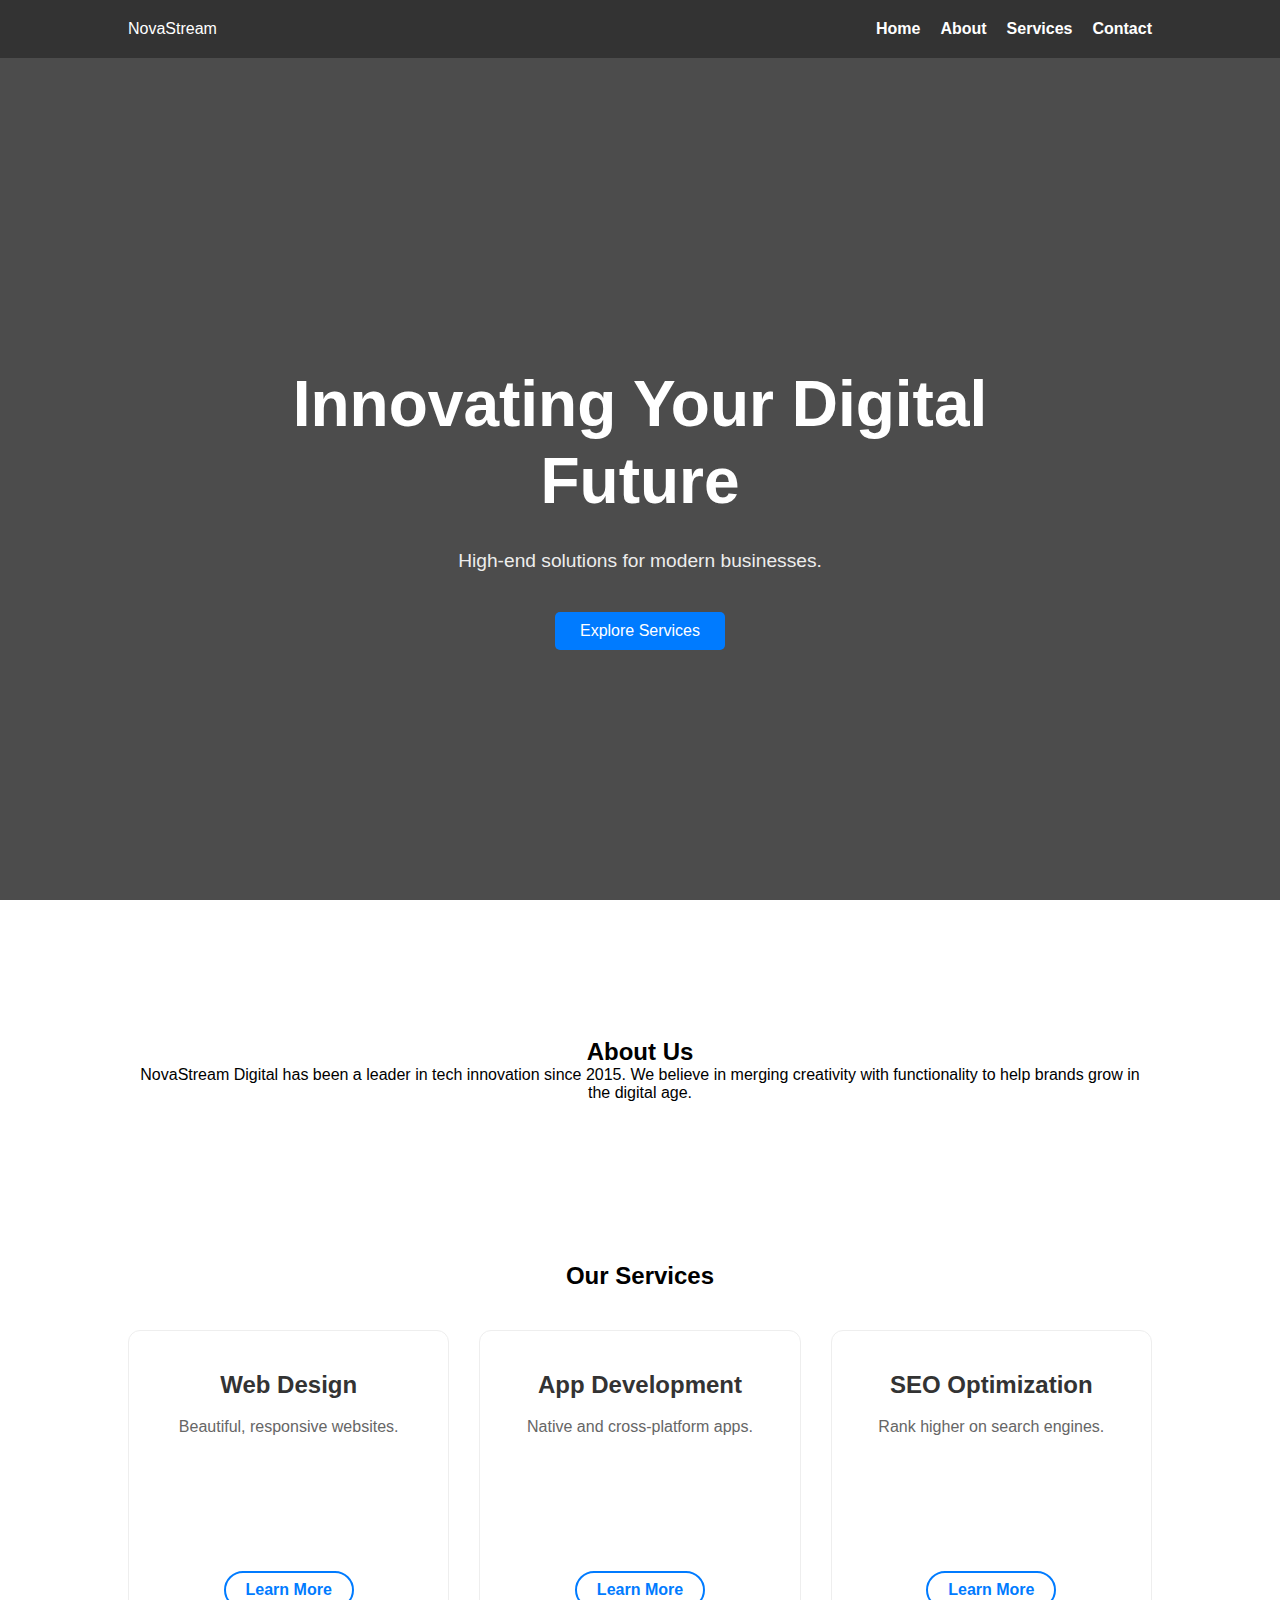
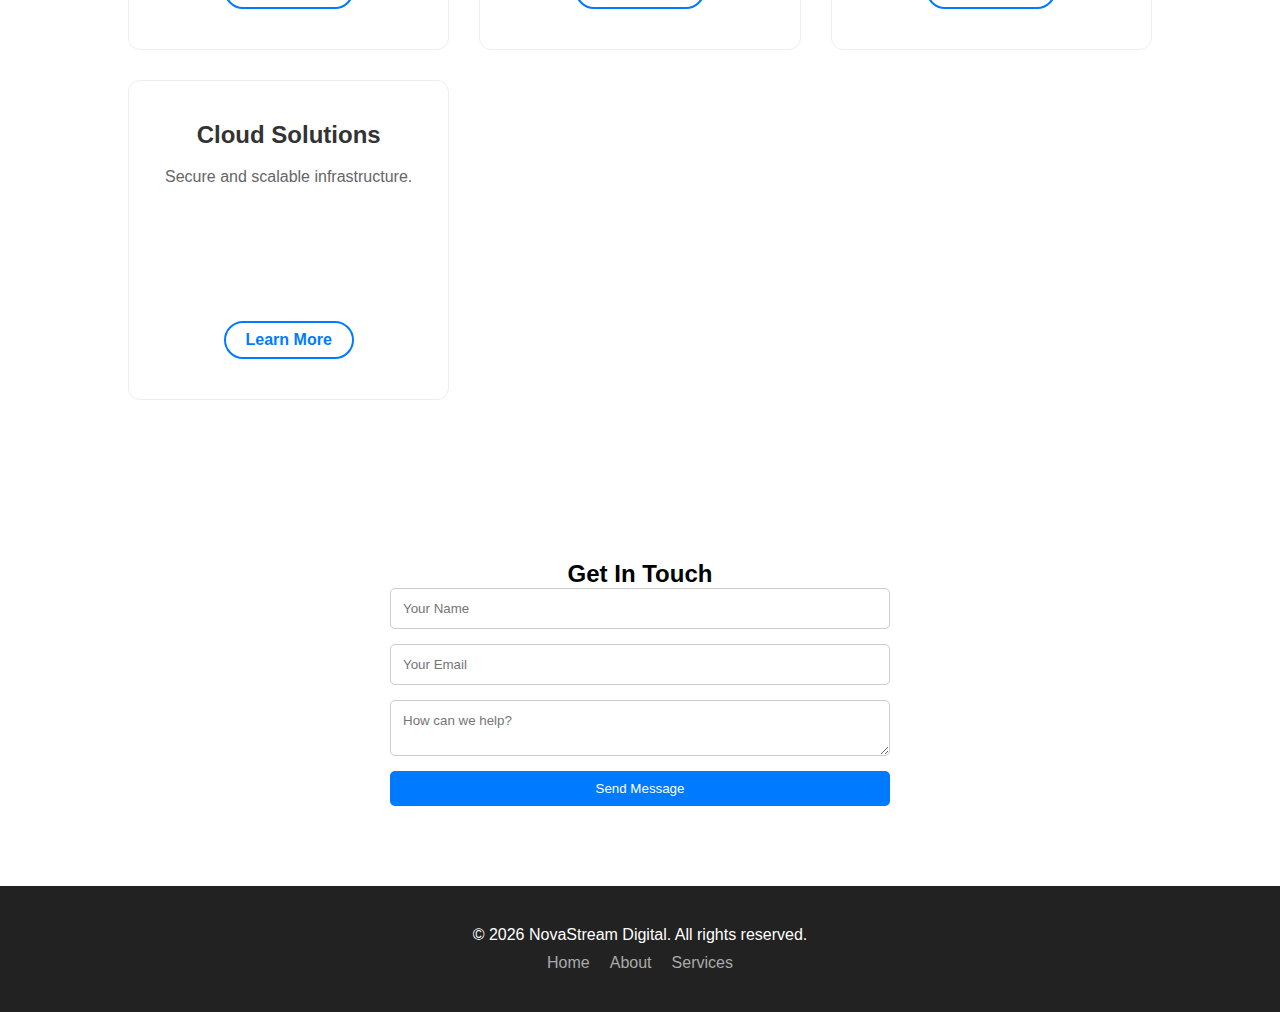
<file: index.html>
<!DOCTYPE html>
<html lang="en">
<head>
    <meta charset="UTF-8">
    <meta name="viewport" content="width=device-width, initial-scale=1.0">
    <title>NovaStream Digital | Creative Solutions</title>
    <link rel="stylesheet" href="style.css">
</head>
<body>

    <nav id="navbar">
        <div class="logo">NovaStream</div>
        <ul>
            <li><a href="#hero">Home</a></li>
            <li><a href="#about">About</a></li>
            <li><a href="#services">Services</a></li>
            <li><a href="#contact">Contact</a></li>
        </ul>
    </nav>

    <header id="hero">
        <div class="hero-content">
            <h1>Innovating Your Digital Future</h1>
            <p>High-end solutions for modern businesses.</p>
            <a href="#services" class="btn">Explore Services</a>
        </div>
    </header>

    <section id="about">
        <h2>About Us</h2>
        <p>NovaStream Digital has been a leader in tech innovation since 2015. We believe in merging creativity with functionality to help brands grow in the digital age.</p>
    </section>

    <section id="services">
        <h2>Our Services</h2>
        <div class="service-container">
            <div class="card">
                <h3>Web Design</h3>
                <p>Beautiful, responsive websites.</p>
                <a href="web-design.html">Learn More</a>
            </div>
            <div class="card">
                <h3>App Development</h3>
                <p>Native and cross-platform apps.</p>
                <a href="app-dev.html">Learn More</a>
            </div>
            <div class="card">
                <h3>SEO Optimization</h3>
                <p>Rank higher on search engines.</p>
                <a href="seo.html">Learn More</a>
            </div>
            <div class="card">
                <h3>Cloud Solutions</h3>
                <p>Secure and scalable infrastructure.</p>
                <a href="cloud.html">Learn More</a>
            </div>
        </div>
    </section>

    <section id="contact">
        <h2>Get In Touch</h2>
        <form>
            <input type="text" placeholder="Your Name" required>
            <input type="email" placeholder="Your Email" required>
            <textarea placeholder="How can we help?"></textarea>
            <button type="submit" class="btn">Send Message</button>
        </form>
    </section>

    <footer>
        <p>&copy; 2026 NovaStream Digital. All rights reserved.</p>
        <ul>
            <li><a href="#hero">Home</a></li>
            <li><a href="#about">About</a></li>
            <li><a href="#services">Services</a></li>
        </ul>
    </footer>

</body>
</html>
</file>
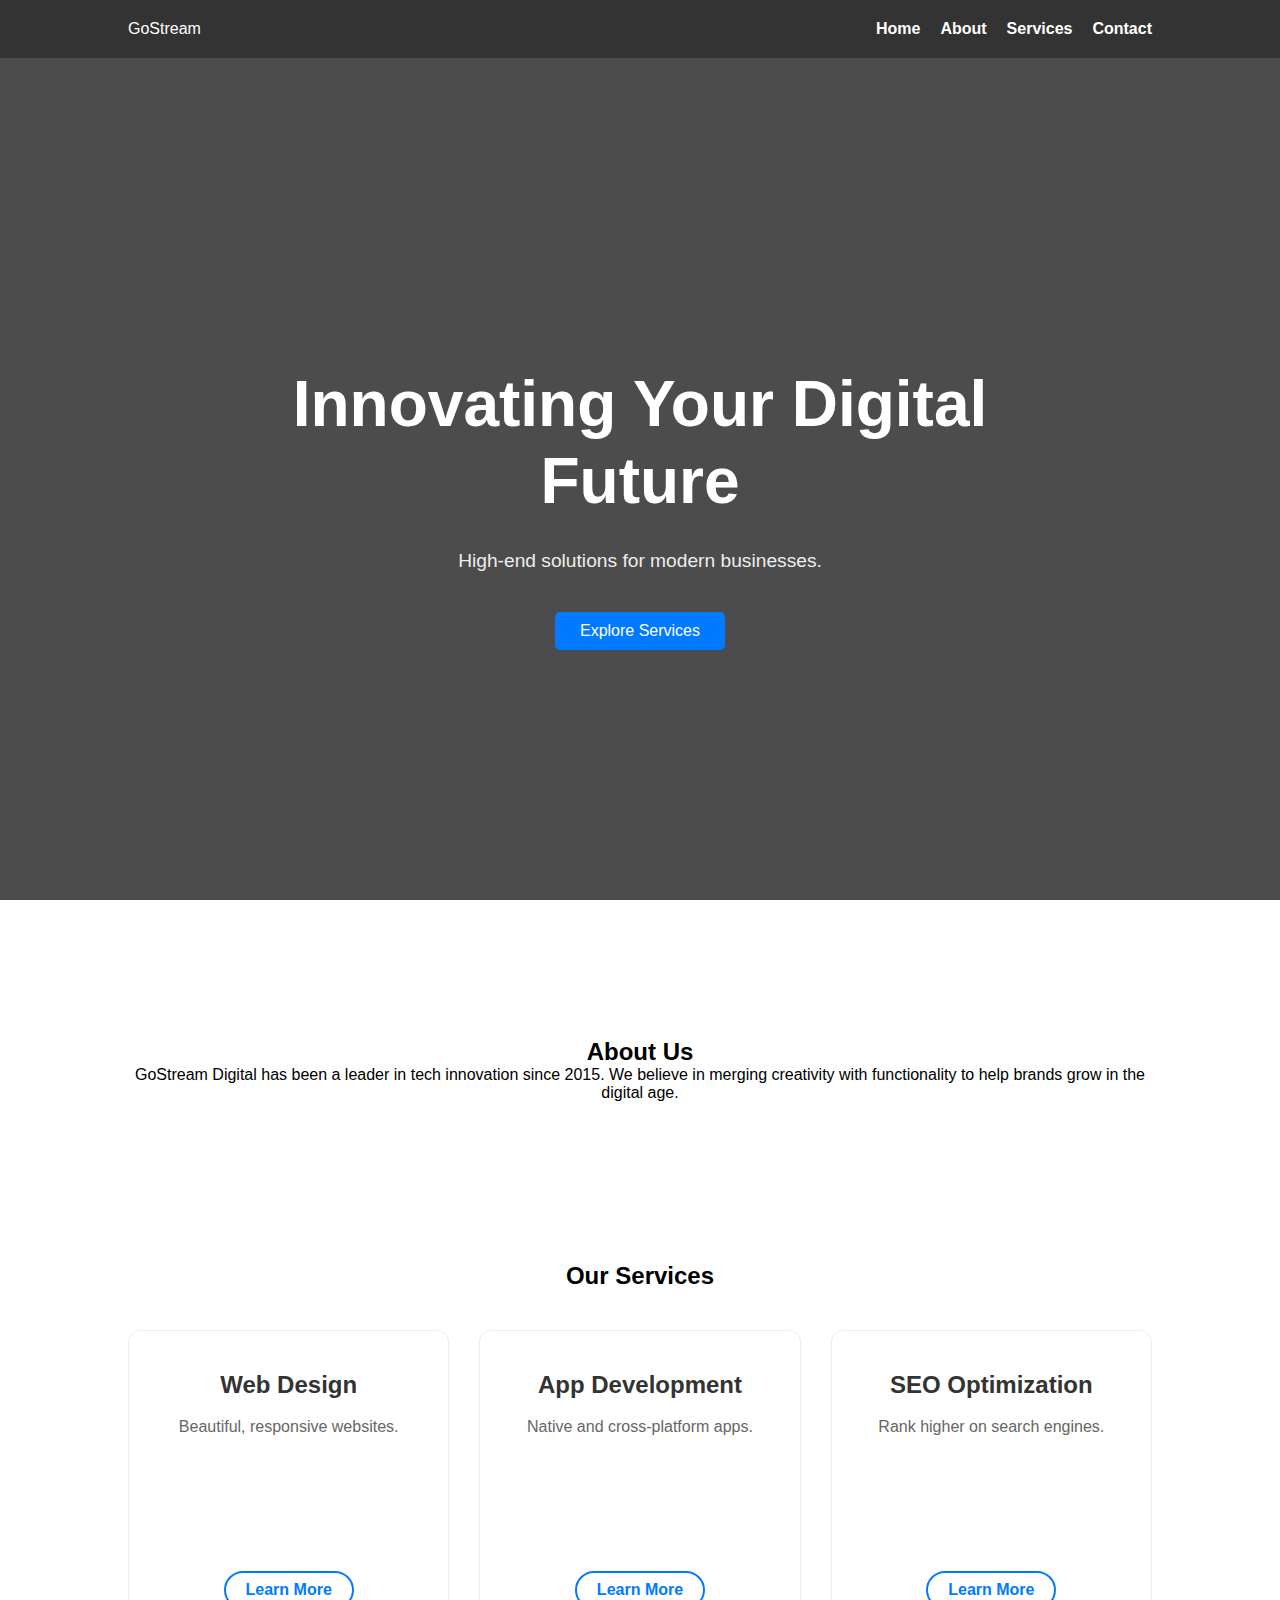
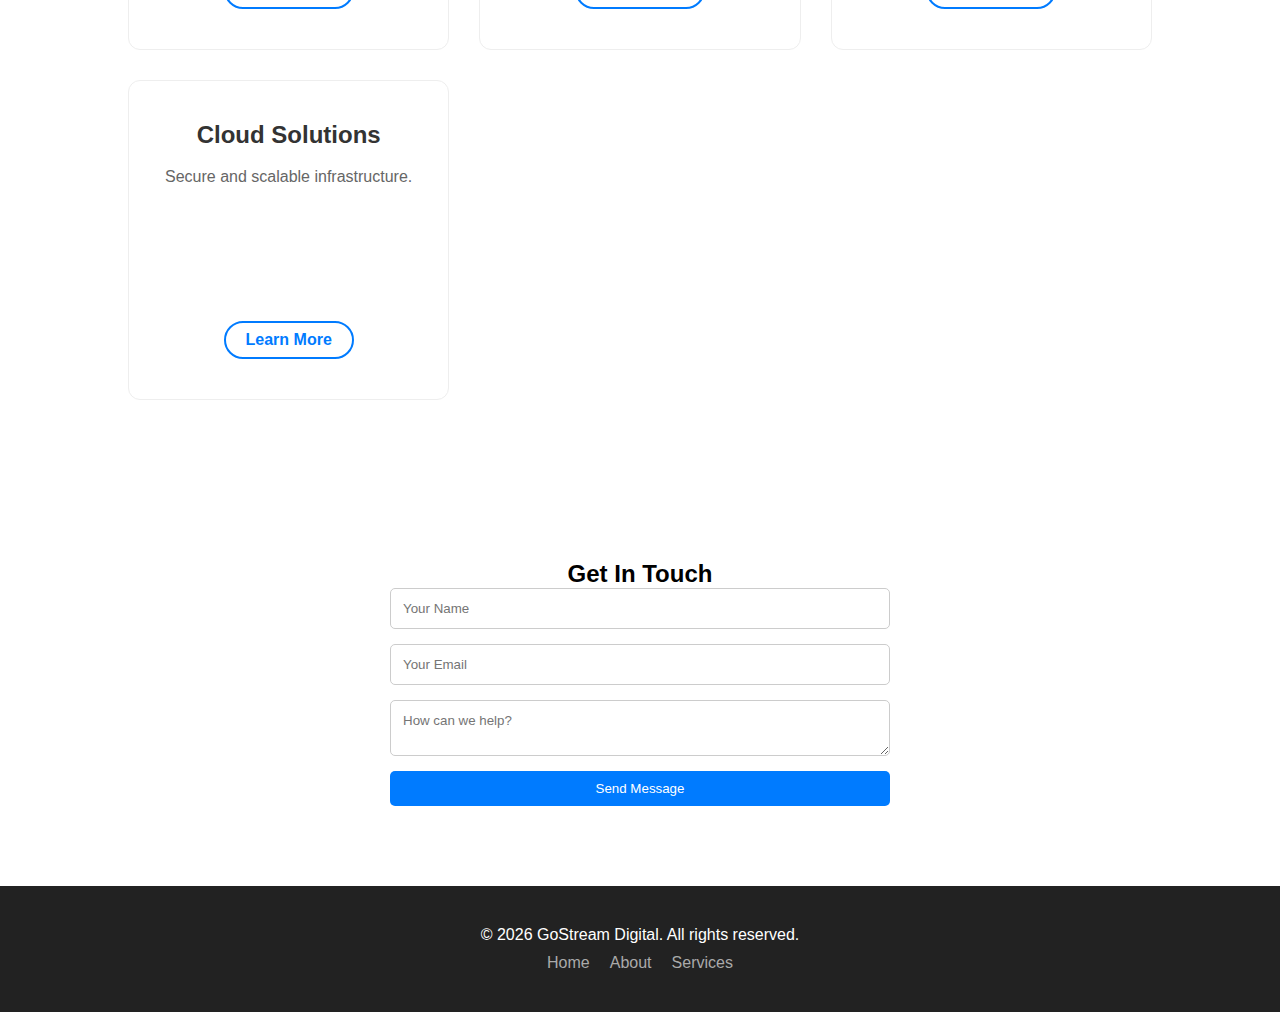
<file: week-1-assessment/index.html>
<!DOCTYPE html>
<html lang="en">
<head>
    <meta charset="UTF-8">
    <meta name="viewport" content="width=device-width, initial-scale=1.0">
    <title>GoStream Digital | Creative Solutions</title>
    <link rel="stylesheet" href="style.css">
</head>
<body>

    <nav id="navbar">
        <div class="logo">GoStream</div>
        <ul>
            <li><a href="#hero">Home</a></li>
            <li><a href="#about">About</a></li>
            <li><a href="#services">Services</a></li>
            <li><a href="#contact">Contact</a></li>
        </ul>
    </nav>

    <header id="hero">
        <div class="hero-content">
            <h1>Innovating Your Digital Future</h1>
            <p>High-end solutions for modern businesses.</p>
            <a href="#services" class="btn">Explore Services</a>
        </div>
    </header>

    <section id="about">
        <h2>About Us</h2>
        <p>GoStream Digital has been a leader in tech innovation since 2015. We believe in merging creativity with functionality to help brands grow in the digital age.</p>
    </section>

    <section id="services">
        <h2>Our Services</h2>
        <div class="service-container">
            <div class="card">
                <h3>Web Design</h3>
                <p>Beautiful, responsive websites.</p>
                <a href="web-design.html">Learn More</a>
            </div>
            <div class="card">
                <h3>App Development</h3>
                <p>Native and cross-platform apps.</p>
                <a href="app-dev.html">Learn More</a>
            </div>
            <div class="card">
                <h3>SEO Optimization</h3>
                <p>Rank higher on search engines.</p>
                <a href="seo.html">Learn More</a>
            </div>
            <div class="card">
                <h3>Cloud Solutions</h3>
                <p>Secure and scalable infrastructure.</p>
                <a href="cloud.html">Learn More</a>
            </div>
        </div>
    </section>

    <section id="contact">
        <h2>Get In Touch</h2>
        <form>
            <input type="text" placeholder="Your Name" required>
            <input type="email" placeholder="Your Email" required>
            <textarea placeholder="How can we help?"></textarea>
            <button type="submit" class="btn">Send Message</button>
        </form>
    </section>

    <footer>
        <p>&copy; 2026 GoStream Digital. All rights reserved.</p>
        <ul>
            <li><a href="#hero">Home</a></li>
            <li><a href="#about">About</a></li>
            <li><a href="#services">Services</a></li>
        </ul>
    </footer>

</body>
</html>
</file>
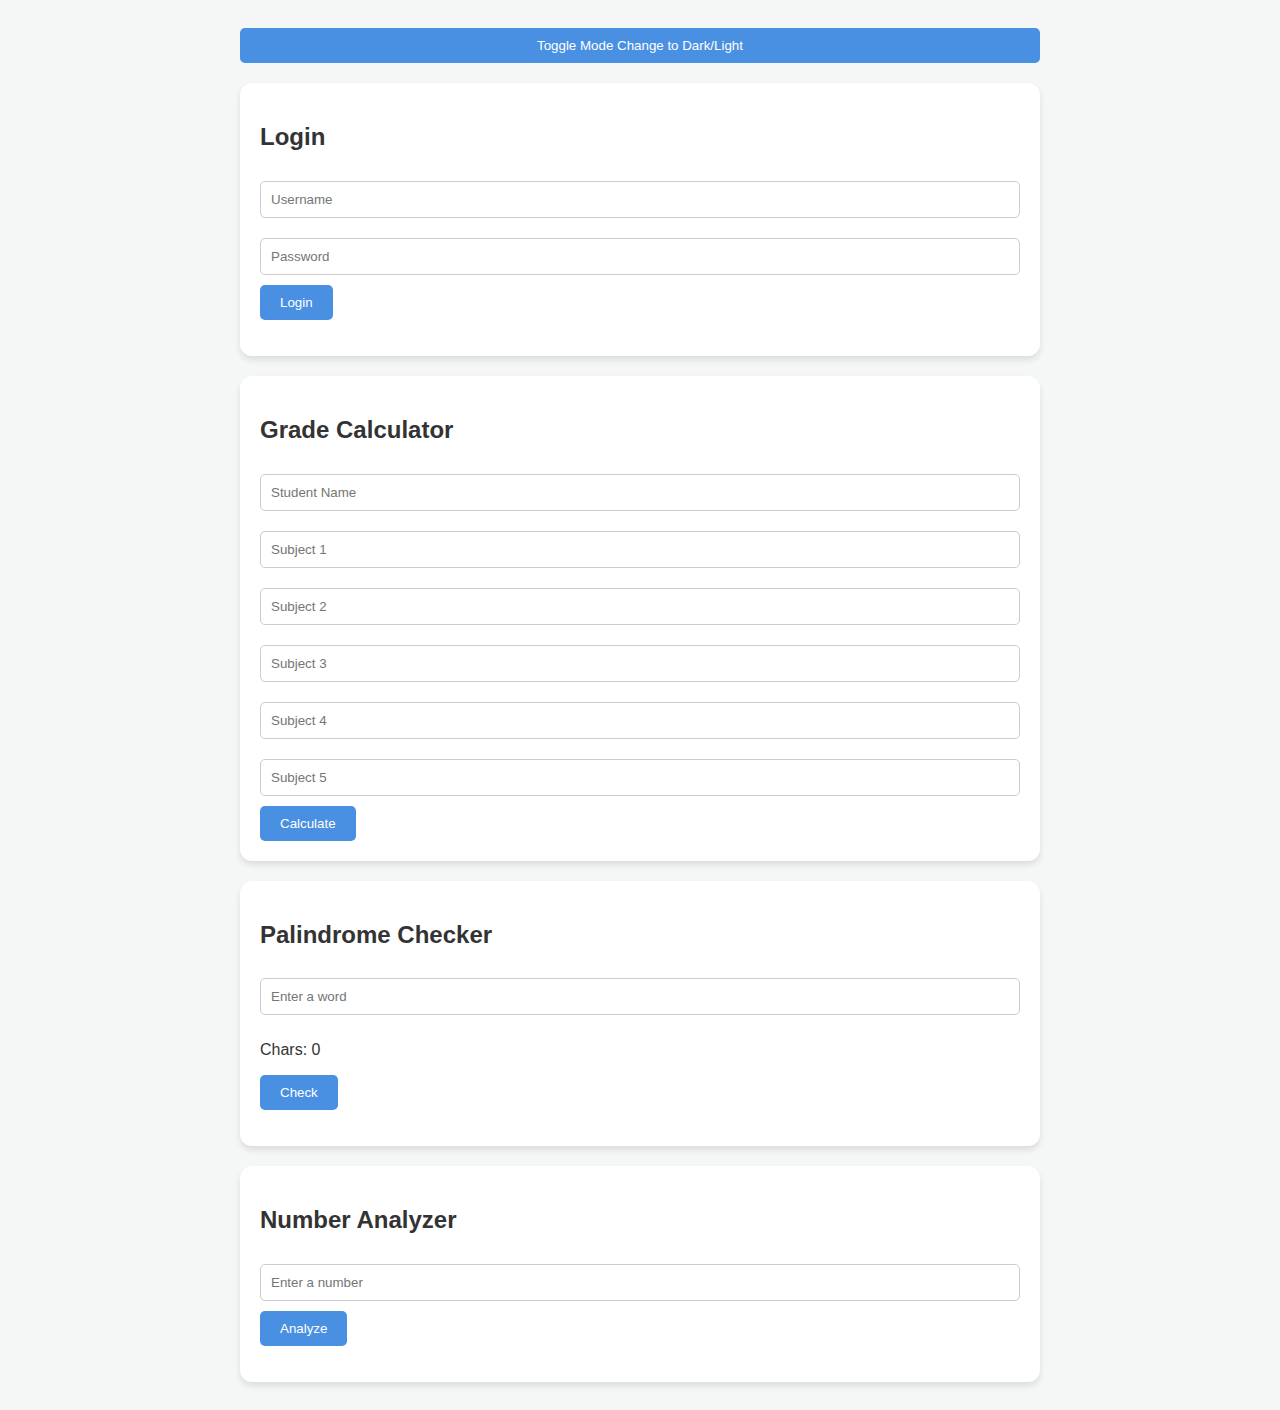
<file: week-3-assessment/index.html>
<!DOCTYPE html>
<html lang="en">
<head>
    <meta charset="UTF-8">
    <meta name="viewport" content="width=device-width, initial-scale=1.0">
    <title>Smart Student Utility</title>
    <style>
        :root { 
            --primary: #4a90e2;
            --bg: #f4f7f6;
            --text: #333;
         }
        body.dark-mode { 
            --primary: #357abd; 
            --bg: #1a1a1a;
            --text: #f0f0f0; 
        }
        body { 
            font-family: sans-serif; 
            background-color: var(--bg); 
            color: var(--text);
            padding: 20px;
            transition: 0.3s; 
        }
        .container {
             max-width: 800px;
             margin: 0 auto; 
             display: grid;
             gap: 20px; }
        .card { 
            background: white;
            padding: 20px; 
            border-radius: 12px; 
            box-shadow: 0 4px 6px rgba(0,0,0,0.1);
         }
        body.dark-mode .card { background: #2d2d2d; }
        input {
             width: 100%;
             padding: 10px; 
             margin: 10px 0; 
             border: 1px solid #ccc;
             border-radius: 5px; 
             box-sizing: border-box;
         }
        button { 
            background: var(--primary); 
            color: white; 
            border: none;
            padding: 10px 20px;
            border-radius: 5px; 
            cursor: pointer;
            transition: 0.2s;
         }
        button:hover { 
            opacity: 0.9;
            transform: scale(1.02);
         }
        .badge { 
            display: inline-block;
            padding: 5px 15px;
            border-radius: 20px;
            color: white; 
            font-weight: bold; 
        }
        .result {
             margin-top: 15px; 
             font-weight: bold; 
        }
    </style>
</head>
<body>

<div class="container">
    <button onclick="document.body.classList.toggle('dark-mode')">Toggle Mode Change to Dark/Light</button>
    
    <section class="card">
        <h2>Login</h2>
        <input type="text" id="user" placeholder="Username ">
        <input type="password" id="pass" placeholder="Password">
        <button onclick="checkLogin()">Login</button>
        <p id="loginRes"></p>
    </section>

    <section class="card">
        <h2>Grade Calculator</h2>
        <input type="text" id="stuName" placeholder="Student Name">
        <input type="number" id="m1" placeholder="Subject 1">
        <input type="number" id="m2" placeholder="Subject 2">
        <input type="number" id="m3" placeholder="Subject 3">
        <input type="number" id="m4" placeholder="Subject 4">
        <input type="number" id="m5" placeholder="Subject 5">
        <button onclick="calculateGrades()">Calculate</button>
        <div id="gradeRes"></div>
    </section>

    <section class="card">
        <h2>Palindrome Checker</h2>
        <input type="text" id="palInput" oninput="countChars()" placeholder="Enter a word">
        <p>Chars: <span id="charCount">0</span></p>
        <button onclick="checkPalindrome()">Check</button>
        <p id="palRes"></p>
    </section>

    <section class="card">
        <h2>Number Analyzer</h2>
        <input type="number" id="numInput" placeholder="Enter a number">
        <button onclick="analyzeNum()">Analyze</button>
        <p id="numRes"></p>
    </section>
</div>

<script>
    
    function checkLogin() {
        let u = document.getElementById('user').value;
        let p = document.getElementById('pass').value;
        document.getElementById('loginRes').innerText = (u === 'admin' && p === '12345678') ? "Login Successful!" : "Invalid Credentials";
    }


    function calculateGrades() {
        let name = document.getElementById('stuName').value;
        let marks = [document.getElementById('m1'), document.getElementById('m2'), document.getElementById('m3'), document.getElementById('m4'), document.getElementById('m5')].map(i => Number(i.value));
        let total = marks.reduce((a, b) => a + b, 0);
        let avg = total / 5;
        let grade = avg >= 90 ? 'A+' : avg >= 75 ? 'A' : avg >= 60 ? 'B' : avg >= 50 ? 'C' : 'Fail';
        let color = grade === 'Fail' ? 'red' : 'green';
        document.getElementById('gradeRes').innerHTML = `Name: ${name} <br> Total: ${total} <br> Avg: ${avg} <br> Grade: <span class="badge" style="background:${color}">${grade}</span>`;
    }

    
    function countChars() { document.getElementById('charCount').innerText = document.getElementById('palInput').value.length; }
    function checkPalindrome() {
        let str = document.getElementById('palInput').value.toLowerCase();
        let reversed = "";
        for (let i = str.length - 1; i >= 0; i--) { reversed += str[i]; }
        document.getElementById('palRes').innerText = (str === reversed && str !== "") ? "Palindrome" : "Not a Palindrome";
    }


    function analyzeNum() {
        let n = parseInt(document.getElementById('numInput').value);
        let parity = (n % 2 === 0) ? "Even" : "Odd";
        let sign = (n > 0) ? "Positive" : (n < 0) ? "Negative" : "Zero";
        let series = "";
        for(let i=1; i<=n; i++) series += i + " ";
        document.getElementById('numRes').innerHTML = `Type: ${parity}, Sign: ${sign} <br> Series: ${series}`;
    }
</script>
</body>
</html>
</file>
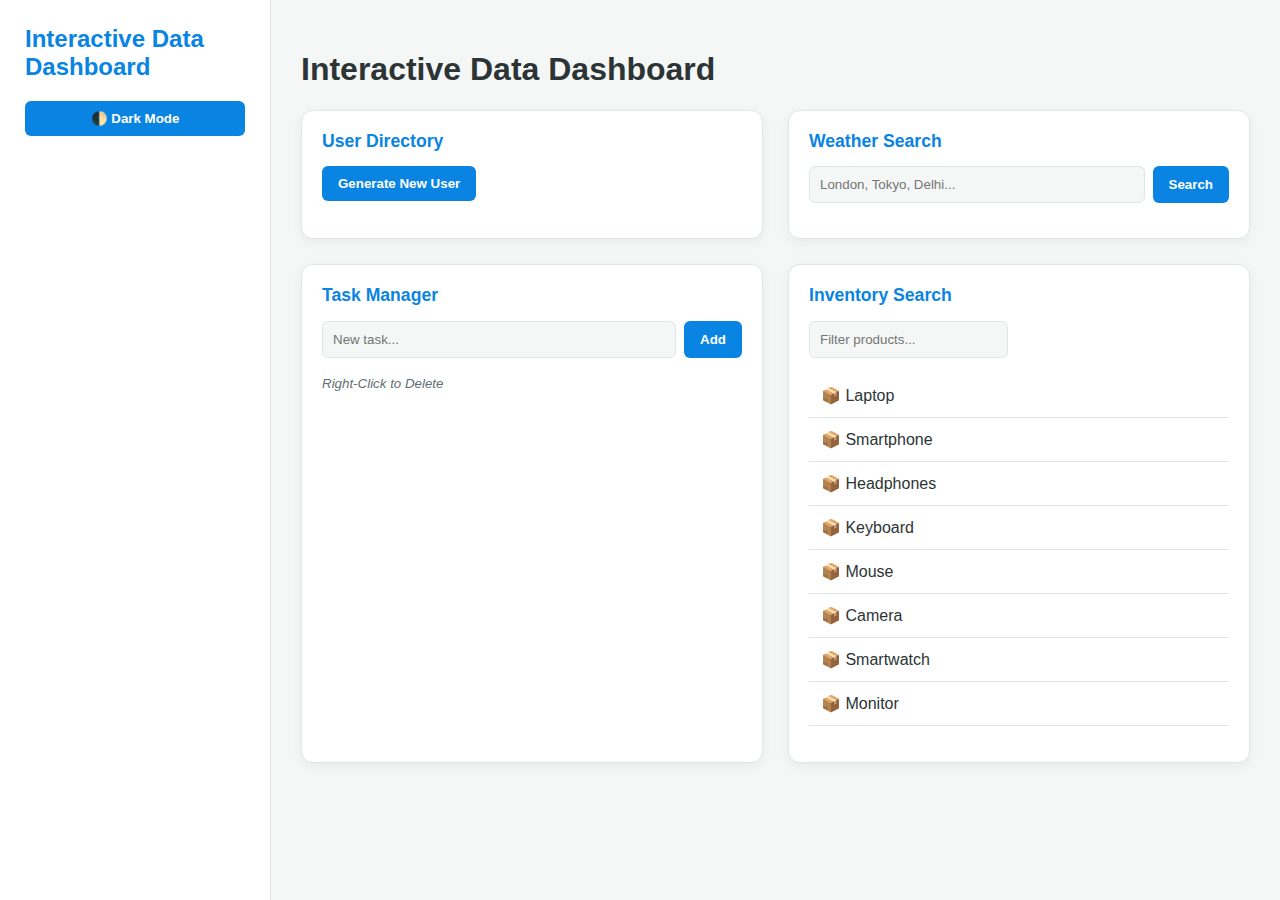
<file: week-4-assessment/index.html>
<!DOCTYPE html>
<html lang="en" data-theme="light">
<head>
    <meta charset="UTF-8">
    <meta name="viewport" content="width=device-width, initial-scale=1.0">
    <title>DevDash | Internship Project</title>
    <link rel="stylesheet" href="style.css">
</head>
<body>

    <div class="app-container">
        <aside class="sidebar">
            <div class="logo">Interactive Data Dashboard</div>
            <button id="theme-toggle">🌓 Dark Mode</button>
            <div class="sidebar-footer">
            </div>
        </aside>

        <main class="content">
            <header class="main-header">
                <h1>Interactive Data Dashboard</h1>
            </header>

            <div class="dashboard-grid">
                <section class="card">
                    <h2>User Directory</h2>
                    <button id="generate-user">Generate New User</button>
                    <div id="user-loader" class="loader hidden"></div>
                    <div id="user-container"></div>
                </section>

                <section class="card">
                    <h2>Weather Search</h2>
                    <div class="input-row">
                        <input type="text" id="city-input" placeholder="London, Tokyo, Delhi...">
                        <button id="search-weather">Search</button>
                    </div>
                    <div id="weather-result"></div>
                </section>

                <section class="card">
                    <h2>Task Manager</h2>
                    <div class="input-row">
                        <input type="text" id="todo-input" placeholder="New task...">
                        <button id="add-todo">Add</button>
                    </div>
                    <ul id="todo-list"></ul>
                    <p class="hint"><small>Right-Click to Delete</small></p>
                </section>

                <section class="card">
                    <h2>Inventory Search</h2>
                    <input type="text" id="search-box" placeholder="Filter products...">
                    <ul id="product-list"></ul>
                </section>
            </div>
        </main>
    </div>

    <script src="script.js"></script>
</body>
</html>
</file>
<file: style.css>
* { margin: 0; padding: 0; box-sizing: border-box; font-family: sans-serif; }
html { scroll-behavior: smooth; }

/* Navigation */
nav {
    display: flex; justify-content: space-between; align-items: center;
    padding: 20px 10%; background: #333; color: white; position: sticky; top: 0; z-index: 1000;
}
nav ul { display: flex; list-style: none; }
nav ul li { margin-left: 20px; }
nav ul li a { color: white; text-decoration: none; font-weight: bold; }

/* Hero */
/* Improved Hero Section */
#hero {
    min-height: 100vh; /* Changed from height to min-height for flexibility */
    background: linear-gradient(rgba(0,0,0,0.7), rgba(0,0,0,0.7)), 
                url('https://images.unsplash.com/photo-1497366216548-37526070297c');
    background-size: cover; 
    background-position: center;
    background-attachment: fixed; /* Keeps background still while scrolling */
    
    display: flex; 
    align-items: center; 
    justify-content: center; 
    color: white; 
    text-align: center;
    padding: 20px; /* Prevents text from hitting edges on mobile */
}

.hero-content {
    max-width: 800px;
    display: flex;
    flex-direction: column;
    align-items: center;
    gap: 20px; /* This creates uniform space between H1, P, and Button */
}

.hero-content h1 {
    font-size: clamp(2rem, 5vw, 4rem); /* Responsive font size */
    margin-bottom: 10px;
    line-height: 1.2;
}

.hero-content p {
    font-size: 1.2rem;
    margin-bottom: 20px;
    opacity: 0.9;
}
.btn { background: #007bff; color: white; padding: 10px 25px; text-decoration: none; border-radius: 5px; border: none; cursor: pointer; }

/* Sections */
section { padding: 80px 10%; text-align: center; }
.service-container { display: grid; grid-template-columns: repeat(auto-fit, minmax(200px, 1fr)); gap: 20px; margin-top: 30px; }
/* Service Section Grid */
.service-container {
    display: grid;
    grid-template-columns: repeat(auto-fit, minmax(250px, 1fr));
    gap: 30px;
    margin-top: 40px;
}

/* Updated Card Design */
.card {
    background: #fff;
    padding: 40px 25px;
    border: 1px solid #eee;
    border-radius: 12px;
    transition: all 0.3s ease;
    
    /* The Fix: Flexbox behavior */
    display: flex;
    flex-direction: column;
    justify-content: space-between; /* Pushes content apart */
    align-items: center;
    text-align: center;
    min-height: 320px; /* Ensures all cards stay the same height */
}

.card h3 {
    margin-bottom: 15px;
    color: #333;
    font-size: 1.5rem;
}

.card p {
    margin-bottom: 25px; /* Creates a "safety buffer" above the link */
    color: #666;
    line-height: 1.6;
    flex-grow: 1; /* This forces the paragraph to take up available space */
}

/* Style the 'Learn More' link like a small button */
.card a {
    color: #007bff;
    text-decoration: none;
    font-weight: bold;
    border: 2px solid #007bff;
    padding: 8px 20px;
    border-radius: 20px;
    transition: 0.3s;
}

.card a:hover {
    background: #007bff;
    color: white;
}

.card:hover {
    transform: translateY(-10px);
    box-shadow: 0 15px 30px rgba(0,0,0,0.1);
}


/* Form */
form { display: flex; flex-direction: column; max-width: 500px; margin: 0 auto; gap: 15px; }
input, textarea { padding: 12px; border: 1px solid #ccc; border-radius: 5px; }

/* Footer */
footer { background: #222; color: white; padding: 40px; text-align: center; }
footer ul { list-style: none; display: flex; justify-content: center; gap: 20px; margin-top: 10px; }
footer a { color: #aaa; text-decoration: none; }

/* Detail Page */
/* Detailed Service Page Styling */
.detail-page {
    padding: 100px 15%; /* Extra top padding to clear the fixed navbar */
    display: flex;
    flex-direction: column;
    align-items: center; /* Centers everything horizontally */
    text-align: center;
    gap: 30px; /* Forceful gap between ALL elements (H1, Img, P, List, Button) */
}

.detail-page h1 {
    font-size: 2.5rem;
    color: #333;
}

.detail-page img {
    width: 100%;
    max-width: 800px;
    height: auto;
    border-radius: 15px;
    box-shadow: 0 10px 30px rgba(0,0,0,0.1);
}

.detail-page p {
    font-size: 1.2rem;
    line-height: 1.8;
    color: #555;
    max-width: 700px;
}

/* Fix for the List specifically */
.detail-page ul {
    text-align: left;
    display: inline-block; /* Keeps the list centered but text left-aligned */
    margin: 20px 0; /* Ensures space above and below the list */
    padding-left: 20px;
}

.detail-page li {
    margin-bottom: 10px;
    font-size: 1.1rem;
    color: #444;
}

/* The Button Fix */
.detail-page .btn {
    display: inline-block; /* Ensures padding and margins are respected */
    margin-top: 20px;      /* Extra manual clearance */
    padding: 15px 40px;
    font-size: 1.1rem;
}
</file>
<file: week-1-assessment/style.css>
* { margin: 0; padding: 0; box-sizing: border-box; font-family: sans-serif; }
html { scroll-behavior: smooth; }

/* Navigation */
nav {
    display: flex; justify-content: space-between; align-items: center;
    padding: 20px 10%; background: #333; color: white; position: sticky; top: 0; z-index: 1000;
}
nav ul { display: flex; list-style: none; }
nav ul li { margin-left: 20px; }
nav ul li a { color: white; text-decoration: none; font-weight: bold; }

/* Hero */
/* Improved Hero Section */
#hero {
    min-height: 100vh; /* Changed from height to min-height for flexibility */
    background: linear-gradient(rgba(0,0,0,0.7), rgba(0,0,0,0.7)), 
                url('https://images.unsplash.com/photo-1497366216548-37526070297c');
    background-size: cover; 
    background-position: center;
    background-attachment: fixed; /* Keeps background still while scrolling */
    
    display: flex; 
    align-items: center; 
    justify-content: center; 
    color: white; 
    text-align: center;
    padding: 20px; /* Prevents text from hitting edges on mobile */
}

.hero-content {
    max-width: 800px;
    display: flex;
    flex-direction: column;
    align-items: center;
    gap: 20px; /* This creates uniform space between H1, P, and Button */
}

.hero-content h1 {
    font-size: clamp(2rem, 5vw, 4rem); /* Responsive font size */
    margin-bottom: 10px;
    line-height: 1.2;
}

.hero-content p {
    font-size: 1.2rem;
    margin-bottom: 20px;
    opacity: 0.9;
}
.btn { background: #007bff; color: white; padding: 10px 25px; text-decoration: none; border-radius: 5px; border: none; cursor: pointer; }

/* Sections */
section { padding: 80px 10%; text-align: center; }
.service-container { display: grid; grid-template-columns: repeat(auto-fit, minmax(200px, 1fr)); gap: 20px; margin-top: 30px; }
/* Service Section Grid */
.service-container {
    display: grid;
    grid-template-columns: repeat(auto-fit, minmax(250px, 1fr));
    gap: 30px;
    margin-top: 40px;
}

/* Updated Card Design */
.card {
    background: #fff;
    padding: 40px 25px;
    border: 1px solid #eee;
    border-radius: 12px;
    transition: all 0.3s ease;
    
    /* The Fix: Flexbox behavior */
    display: flex;
    flex-direction: column;
    justify-content: space-between; /* Pushes content apart */
    align-items: center;
    text-align: center;
    min-height: 320px; /* Ensures all cards stay the same height */
}

.card h3 {
    margin-bottom: 15px;
    color: #333;
    font-size: 1.5rem;
}

.card p {
    margin-bottom: 25px; /* Creates a "safety buffer" above the link */
    color: #666;
    line-height: 1.6;
    flex-grow: 1; /* This forces the paragraph to take up available space */
}

/* Style the 'Learn More' link like a small button */
.card a {
    color: #007bff;
    text-decoration: none;
    font-weight: bold;
    border: 2px solid #007bff;
    padding: 8px 20px;
    border-radius: 20px;
    transition: 0.3s;
}

.card a:hover {
    background: #007bff;
    color: white;
}

.card:hover {
    transform: translateY(-10px);
    box-shadow: 0 15px 30px rgba(0,0,0,0.1);
}


/* Form */
form { display: flex; flex-direction: column; max-width: 500px; margin: 0 auto; gap: 15px; }
input, textarea { padding: 12px; border: 1px solid #ccc; border-radius: 5px; }

/* Footer */
footer { background: #222; color: white; padding: 40px; text-align: center; }
footer ul { list-style: none; display: flex; justify-content: center; gap: 20px; margin-top: 10px; }
footer a { color: #aaa; text-decoration: none; }

/* Detail Page */
/* Detailed Service Page Styling */
.detail-page {
    padding: 100px 15%; /* Extra top padding to clear the fixed navbar */
    display: flex;
    flex-direction: column;
    align-items: center; /* Centers everything horizontally */
    text-align: center;
    gap: 30px; /* Forceful gap between ALL elements (H1, Img, P, List, Button) */
}

.detail-page h1 {
    font-size: 2.5rem;
    color: #333;
}

.detail-page img {
    width: 100%;
    max-width: 800px;
    height: auto;
    border-radius: 15px;
    box-shadow: 0 10px 30px rgba(0,0,0,0.1);
}

.detail-page p {
    font-size: 1.2rem;
    line-height: 1.8;
    color: #555;
    max-width: 700px;
}

/* Fix for the List specifically */
.detail-page ul {
    text-align: left;
    display: inline-block; /* Keeps the list centered but text left-aligned */
    margin: 20px 0; /* Ensures space above and below the list */
    padding-left: 20px;
}

.detail-page li {
    margin-bottom: 10px;
    font-size: 1.1rem;
    color: #444;
}

/* The Button Fix */
.detail-page .btn {
    display: inline-block; /* Ensures padding and margins are respected */
    margin-top: 20px;      /* Extra manual clearance */
    padding: 15px 40px;
    font-size: 1.1rem;
}
</file>
<file: week-4-assessment/style.css>
:root {
    --bg: #f4f7f6;
    --card: #ffffff;
    --text: #2d3436;
    --primary: #0984e3;
    --border: #dfe6e9;
}

[data-theme="dark"] {
    --bg: #1e272e;
    --card: #2f3640;
    --text: #f5f6fa;
    --border: #485460;
}

body { 
    margin: 0; 
    font-family: 'Segoe UI', sans-serif; 
    background: var(--bg);
    color: var(--text);
    transition: background 0.3s; 
}

.app-container { 
    display: flex;
    height: 100vh;
 }

.sidebar { 
    width: 220px;
    background: var(--card);
    border-right: 1px solid var(--border); 
    padding: 25px; 
    display: flex;
    flex-direction: column;
    gap: 20px;
}

.logo { 
    font-size: 1.5rem; 
    font-weight: 800; 
    color: var(--primary); 
}
.content { 
    flex: 1; 
    padding: 30px;
    overflow-y: auto; 
}

.dashboard-grid { 
    display: grid; 
    grid-template-columns: repeat(auto-fit, minmax(340px, 1fr)); 
    gap: 25px; 
}

.card { 
    background: var(--card); 
    padding: 20px; 
    border-radius: 12px; 
    border: 1px solid var(--border);
     box-shadow: 0 4px 12px rgba(0,0,0,0.05); 
    transition: transform 0.2s ease;
}

.card:hover { 
    transform: translateY(-5px); 
}
.card h2 { 
    margin-top: 0;
    font-size: 1.1rem;
    color: var(--primary);
 }

.input-row { 
    display: flex;
    gap: 8px;
    margin-bottom: 15px;
 }

input { 
    flex: 1;
    padding: 10px; 
    border-radius: 6px; 
    border: 1px solid var(--border); 
    background: var(--bg);
     color: var(--text);
}

button { 
    padding: 10px 16px;
    background: var(--primary);
    color: white; 
    border: none;
    border-radius: 6px; 
    cursor: pointer; 
    font-weight: 600;
}

.user-card { 
    text-align: center;
    border: 1px solid var(--border); 
    padding: 15px;
    margin-top: 15px;
    border-radius: 8px;
    animation: fadeIn 0.4s;
 }
.user-card img { 
    border-radius: 50%; 
    width: 75px;
    border: 3px solid var(--primary);
 }

.completed { 
    text-decoration: line-through;
    opacity: 0.5;
 }

.loader { 
    border: 4px solid #f3f3f3;
    border-top: 4px solid var(--primary); 
    border-radius: 50%; 
    width: 25px; 
    height: 25px;
    animation: spin 1s linear infinite;
    margin: 15px auto; 
}

@keyframes spin { 100% { transform: rotate(360deg); } }
@keyframes fadeIn { from { opacity: 0; transform: translateY(10px); } to { opacity: 1; transform: translateY(0); } }

.hidden { display: none; }
ul { padding: 0; list-style: none; }
li { padding: 12px; border-bottom: 1px solid var(--border); cursor: pointer; }
.hint { color: #636e72; font-style: italic; margin-top: 10px; }
</file>
